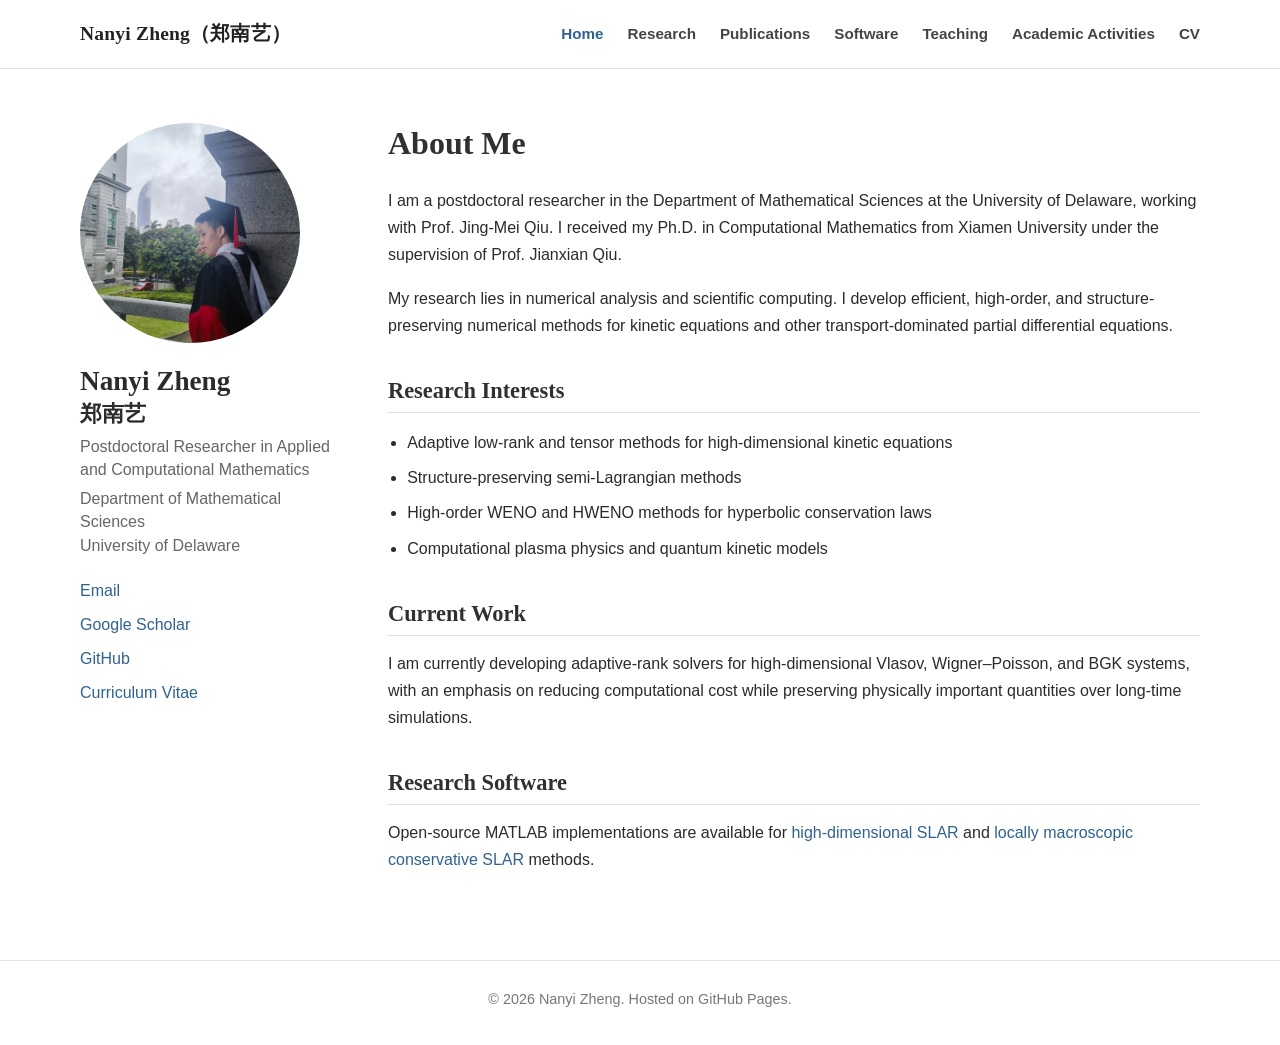
<file: index.html>
<!doctype html>
<html lang="en">
<head>
  <meta charset="utf-8">
  <meta name="viewport" content="width=device-width, initial-scale=1">
  <meta name="description" content="Nanyi Zheng — numerical analysis, scientific computing, kinetic equations, and adaptive low-rank tensor methods.">
  <title>Nanyi Zheng | Applied and Computational Mathematics</title>
  <link rel="stylesheet" href="assets/css/style.css">
</head>
<body>
  <header class="site-header">
    <div class="nav-wrap">
      <a class="site-name" href="index.html">Nanyi Zheng（郑南艺）</a>
      <button class="menu-button" type="button" aria-expanded="false" aria-controls="site-navigation">Menu</button>
      <nav class="site-nav" id="site-navigation" aria-label="Primary navigation">
        <a href="index.html" aria-current="page">Home</a>
        <a href="research.html">Research</a>
        <a href="publications.html">Publications</a>
        <a href="software.html">Software</a>
        <a href="teaching.html">Teaching</a>
        <a href="activities.html">Academic Activities</a>
        <a href="files/CV_Nanyi_Zheng.pdf">CV</a>
      </nav>
    </div>
  </header>

  <div class="page-shell">
    <aside class="profile">
      <img class="profile-photo" src="assets/images/nanyi-zheng.jpg" alt="Portrait of Nanyi Zheng">
      <h1>
        Nanyi Zheng
        <span class="name-cn" lang="zh-CN">郑南艺</span>
      </h1>
      <p class="profile-role">Postdoctoral Researcher in Applied and Computational Mathematics</p>
      <p class="profile-affiliation">Department of Mathematical Sciences<br>University of Delaware</p>
      <ul class="profile-links">
        <li><a href="mailto:nyzheng@udel.edu">Email</a></li>
        <li><a href="https://scholar.google.com/citations?hl=en&amp;user=1RE5OWYAAAAJ">Google Scholar</a></li>
        <li><a href="https://github.com/Nanyheng">GitHub</a></li>
        <li><a href="files/CV_Nanyi_Zheng.pdf">Curriculum Vitae</a></li>
      </ul>
    </aside>

    <main>
      <h1>About Me</h1>
      <p>I am a postdoctoral researcher in the Department of Mathematical Sciences at the University of Delaware, working with Prof. Jing-Mei Qiu. I received my Ph.D. in Computational Mathematics from Xiamen University under the supervision of Prof. Jianxian Qiu.</p>

      <p>My research lies in numerical analysis and scientific computing. I develop efficient, high-order, and structure-preserving numerical methods for kinetic equations and other transport-dominated partial differential equations.</p>

      <h2>Research Interests</h2>
      <ul class="research-list">
        <li>Adaptive low-rank and tensor methods for high-dimensional kinetic equations</li>
        <li>Structure-preserving semi-Lagrangian methods</li>
        <li>High-order WENO and HWENO methods for hyperbolic conservation laws</li>
        <li>Computational plasma physics and quantum kinetic models</li>
      </ul>

      <h2>Current Work</h2>
      <p>I am currently developing adaptive-rank solvers for high-dimensional Vlasov, Wigner–Poisson, and BGK systems, with an emphasis on reducing computational cost while preserving physically important quantities over long-time simulations.</p>

      <h2>Research Software</h2>
      <p>Open-source MATLAB implementations are available for <a href="https://github.com/Nanyheng/highD_SLAR">high-dimensional SLAR</a> and <a href="https://github.com/Nanyheng/LoMaC_SLAR">locally macroscopic conservative SLAR</a> methods.</p>
    </main>
  </div>

  <footer class="site-footer">© 2026 Nanyi Zheng. Hosted on GitHub Pages.</footer>
  <script src="assets/js/site.js"></script>
</body>
</html>
</file>
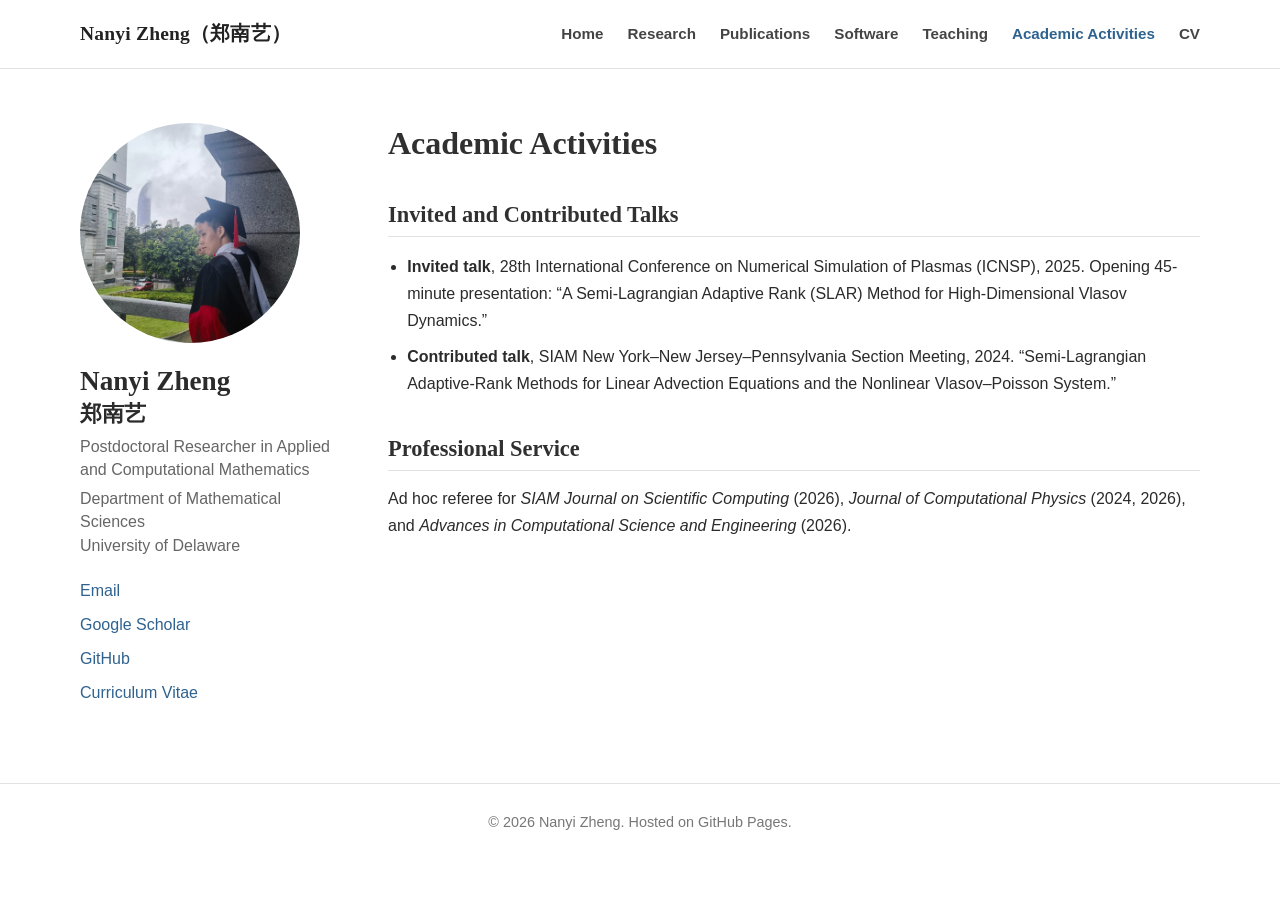
<file: activities.html>
<!doctype html>
<html lang="en">
<head>
  <meta charset="utf-8"><meta name="viewport" content="width=device-width, initial-scale=1">
  <meta name="description" content="Academic talks and professional service by Nanyi Zheng.">
  <title>Academic Activities | Nanyi Zheng</title>
  <link rel="stylesheet" href="assets/css/style.css">
</head>
<body>
  <header class="site-header"><div class="nav-wrap">
    <a class="site-name" href="index.html">Nanyi Zheng（郑南艺）</a>
    <button class="menu-button" type="button" aria-expanded="false" aria-controls="site-navigation">Menu</button>
    <nav class="site-nav" id="site-navigation" aria-label="Primary navigation">
      <a href="index.html">Home</a><a href="research.html">Research</a><a href="publications.html">Publications</a><a href="software.html">Software</a><a href="teaching.html">Teaching</a><a href="activities.html" aria-current="page">Academic Activities</a><a href="files/CV_Nanyi_Zheng.pdf">CV</a>
    </nav>
  </div></header>
  <div class="page-shell">
    <aside class="profile">
      <img class="profile-photo" src="assets/images/nanyi-zheng.jpg" alt="Portrait of Nanyi Zheng">
      <h1>
        Nanyi Zheng
        <span class="name-cn" lang="zh-CN">郑南艺</span>
      </h1><p class="profile-role">Postdoctoral Researcher in Applied and Computational Mathematics</p><p class="profile-affiliation">Department of Mathematical Sciences<br>University of Delaware</p>
      <ul class="profile-links"><li><a href="mailto:nyzheng@udel.edu">Email</a></li><li><a href="https://scholar.google.com/citations?hl=en&amp;user=1RE5OWYAAAAJ">Google Scholar</a></li><li><a href="https://github.com/Nanyheng">GitHub</a></li><li><a href="files/CV_Nanyi_Zheng.pdf">Curriculum Vitae</a></li></ul>
    </aside>
    <main>
      <h1>Academic Activities</h1>

      <h2>Invited and Contributed Talks</h2>
      <ul class="compact-list">
        <li><strong>Invited talk</strong>, 28th International Conference on Numerical Simulation of Plasmas (ICNSP), 2025. Opening 45-minute presentation: “A Semi-Lagrangian Adaptive Rank (SLAR) Method for High-Dimensional Vlasov Dynamics.”</li>
        <li><strong>Contributed talk</strong>, SIAM New York–New Jersey–Pennsylvania Section Meeting, 2024. “Semi-Lagrangian Adaptive-Rank Methods for Linear Advection Equations and the Nonlinear Vlasov–Poisson System.”</li>
      </ul>

      <h2>Professional Service</h2>
      <p>Ad hoc referee for <em>SIAM Journal on Scientific Computing</em> (2026), <em>Journal of Computational Physics</em> (2024, 2026), and <em>Advances in Computational Science and Engineering</em> (2026).</p>
    </main>
  </div>
  <footer class="site-footer">© 2026 Nanyi Zheng. Hosted on GitHub Pages.</footer><script src="assets/js/site.js"></script>
</body>
</html>
</file>
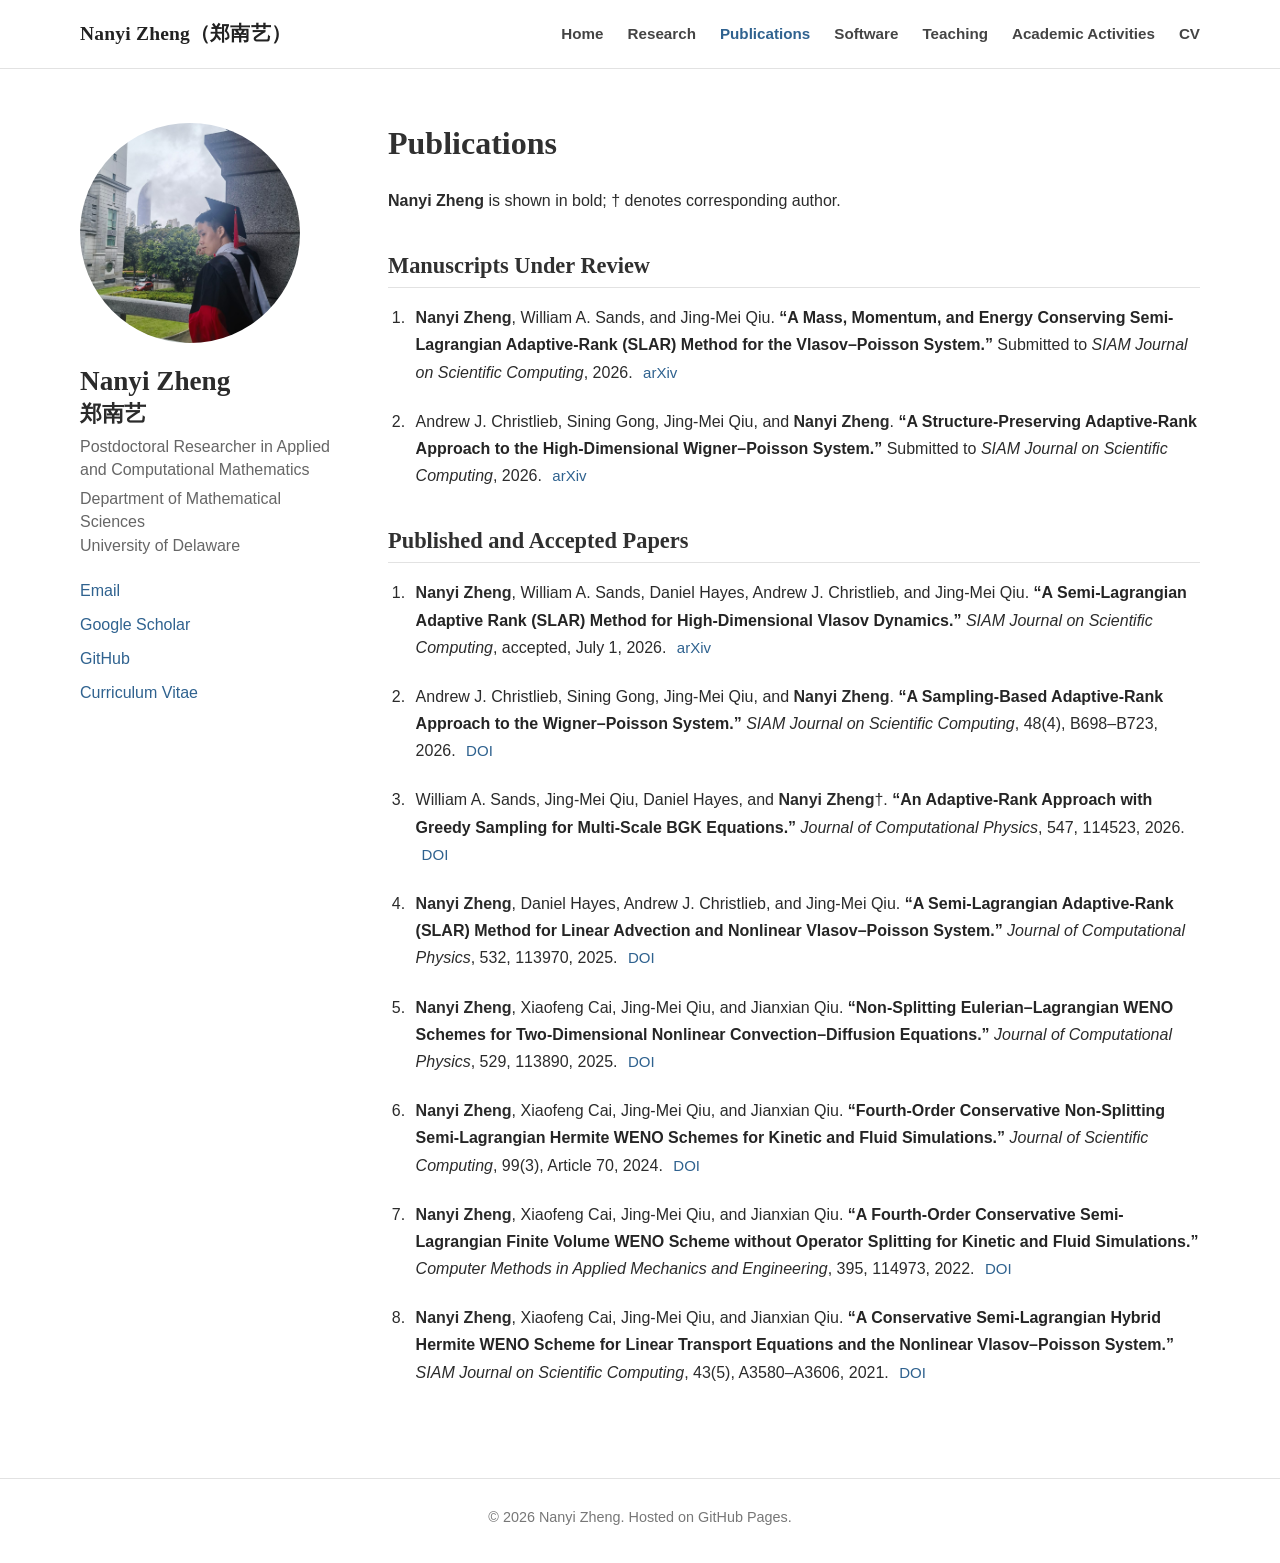
<file: publications.html>
<!doctype html>
<html lang="en">
<head>
  <meta charset="utf-8"><meta name="viewport" content="width=device-width, initial-scale=1">
  <meta name="description" content="Publications and manuscripts by Nanyi Zheng.">
  <title>Publications | Nanyi Zheng</title>
  <link rel="stylesheet" href="assets/css/style.css">
</head>
<body>
  <header class="site-header"><div class="nav-wrap">
    <a class="site-name" href="index.html">Nanyi Zheng（郑南艺）</a>
    <button class="menu-button" type="button" aria-expanded="false" aria-controls="site-navigation">Menu</button>
    <nav class="site-nav" id="site-navigation" aria-label="Primary navigation">
      <a href="index.html">Home</a><a href="research.html">Research</a><a href="publications.html" aria-current="page">Publications</a><a href="software.html">Software</a><a href="teaching.html">Teaching</a><a href="activities.html">Academic Activities</a><a href="files/CV_Nanyi_Zheng.pdf">CV</a>
    </nav>
  </div></header>
  <div class="page-shell">
    <aside class="profile">
      <img class="profile-photo" src="assets/images/nanyi-zheng.jpg" alt="Portrait of Nanyi Zheng">
      <h1>
        Nanyi Zheng
        <span class="name-cn" lang="zh-CN">郑南艺</span>
      </h1><p class="profile-role">Postdoctoral Researcher in Applied and Computational Mathematics</p><p class="profile-affiliation">Department of Mathematical Sciences<br>University of Delaware</p>
      <ul class="profile-links"><li><a href="mailto:nyzheng@udel.edu">Email</a></li><li><a href="https://scholar.google.com/citations?hl=en&amp;user=1RE5OWYAAAAJ">Google Scholar</a></li><li><a href="https://github.com/Nanyheng">GitHub</a></li><li><a href="files/CV_Nanyi_Zheng.pdf">Curriculum Vitae</a></li></ul>
    </aside>
    <main>
      <h1>Publications</h1>
      <p><span class="author-me">Nanyi Zheng</span> is shown in bold; † denotes corresponding author.</p>

      <h2>Manuscripts Under Review</h2>
      <ol class="publication-list">
        <li><span class="author-me">Nanyi Zheng</span>, William A. Sands, and Jing-Mei Qiu. <span class="paper-title">“A Mass, Momentum, and Energy Conserving Semi-Lagrangian Adaptive-Rank (SLAR) Method for the Vlasov–Poisson System.”</span> Submitted to <span class="venue">SIAM Journal on Scientific Computing</span>, 2026. <span class="paper-links"><a href="https://arxiv.org/abs/2606.29027">arXiv</a></span></li>
        <li>Andrew J. Christlieb, Sining Gong, Jing-Mei Qiu, and <span class="author-me">Nanyi Zheng</span>. <span class="paper-title">“A Structure-Preserving Adaptive-Rank Approach to the High-Dimensional Wigner–Poisson System.”</span> Submitted to <span class="venue">SIAM Journal on Scientific Computing</span>, 2026. <span class="paper-links"><a href="https://arxiv.org/abs/2606.15067">arXiv</a></span></li>
      </ol>

      <h2>Published and Accepted Papers</h2>
      <ol class="publication-list">
        <li><span class="author-me">Nanyi Zheng</span>, William A. Sands, Daniel Hayes, Andrew J. Christlieb, and Jing-Mei Qiu. <span class="paper-title">“A Semi-Lagrangian Adaptive Rank (SLAR) Method for High-Dimensional Vlasov Dynamics.”</span> <span class="venue">SIAM Journal on Scientific Computing</span>, accepted, July 1, 2026. <span class="paper-links"><a href="https://arxiv.org/abs/2510.24861">arXiv</a></span></li>
        <li>Andrew J. Christlieb, Sining Gong, Jing-Mei Qiu, and <span class="author-me">Nanyi Zheng</span>. <span class="paper-title">“A Sampling-Based Adaptive-Rank Approach to the Wigner–Poisson System.”</span> <span class="venue">SIAM Journal on Scientific Computing</span>, 48(4), B698–B723, 2026. <span class="paper-links"><a href="https://doi.org/10.1137/25M1776019">DOI</a></span></li>
        <li>William A. Sands, Jing-Mei Qiu, Daniel Hayes, and <span class="author-me">Nanyi Zheng</span>†. <span class="paper-title">“An Adaptive-Rank Approach with Greedy Sampling for Multi-Scale BGK Equations.”</span> <span class="venue">Journal of Computational Physics</span>, 547, 114523, 2026. <span class="paper-links"><a href="https://doi.org/10.1016/j.jcp.2025.114523">DOI</a></span></li>
        <li><span class="author-me">Nanyi Zheng</span>, Daniel Hayes, Andrew J. Christlieb, and Jing-Mei Qiu. <span class="paper-title">“A Semi-Lagrangian Adaptive-Rank (SLAR) Method for Linear Advection and Nonlinear Vlasov–Poisson System.”</span> <span class="venue">Journal of Computational Physics</span>, 532, 113970, 2025. <span class="paper-links"><a href="https://doi.org/10.1016/j.jcp.2025.113970">DOI</a></span></li>
        <li><span class="author-me">Nanyi Zheng</span>, Xiaofeng Cai, Jing-Mei Qiu, and Jianxian Qiu. <span class="paper-title">“Non-Splitting Eulerian–Lagrangian WENO Schemes for Two-Dimensional Nonlinear Convection–Diffusion Equations.”</span> <span class="venue">Journal of Computational Physics</span>, 529, 113890, 2025. <span class="paper-links"><a href="https://doi.org/10.1016/j.jcp.2025.113890">DOI</a></span></li>
        <li><span class="author-me">Nanyi Zheng</span>, Xiaofeng Cai, Jing-Mei Qiu, and Jianxian Qiu. <span class="paper-title">“Fourth-Order Conservative Non-Splitting Semi-Lagrangian Hermite WENO Schemes for Kinetic and Fluid Simulations.”</span> <span class="venue">Journal of Scientific Computing</span>, 99(3), Article 70, 2024. <span class="paper-links"><a href="https://doi.org/10.1007/s10915-024-02520-6">DOI</a></span></li>
        <li><span class="author-me">Nanyi Zheng</span>, Xiaofeng Cai, Jing-Mei Qiu, and Jianxian Qiu. <span class="paper-title">“A Fourth-Order Conservative Semi-Lagrangian Finite Volume WENO Scheme without Operator Splitting for Kinetic and Fluid Simulations.”</span> <span class="venue">Computer Methods in Applied Mechanics and Engineering</span>, 395, 114973, 2022. <span class="paper-links"><a href="https://doi.org/10.1016/j.cma.2022.114973">DOI</a></span></li>
        <li><span class="author-me">Nanyi Zheng</span>, Xiaofeng Cai, Jing-Mei Qiu, and Jianxian Qiu. <span class="paper-title">“A Conservative Semi-Lagrangian Hybrid Hermite WENO Scheme for Linear Transport Equations and the Nonlinear Vlasov–Poisson System.”</span> <span class="venue">SIAM Journal on Scientific Computing</span>, 43(5), A3580–A3606, 2021. <span class="paper-links"><a href="https://doi.org/10.1137/20M1363273">DOI</a></span></li>
      </ol>
    </main>
  </div>
  <footer class="site-footer">© 2026 Nanyi Zheng. Hosted on GitHub Pages.</footer><script src="assets/js/site.js"></script>
</body>
</html>
</file>
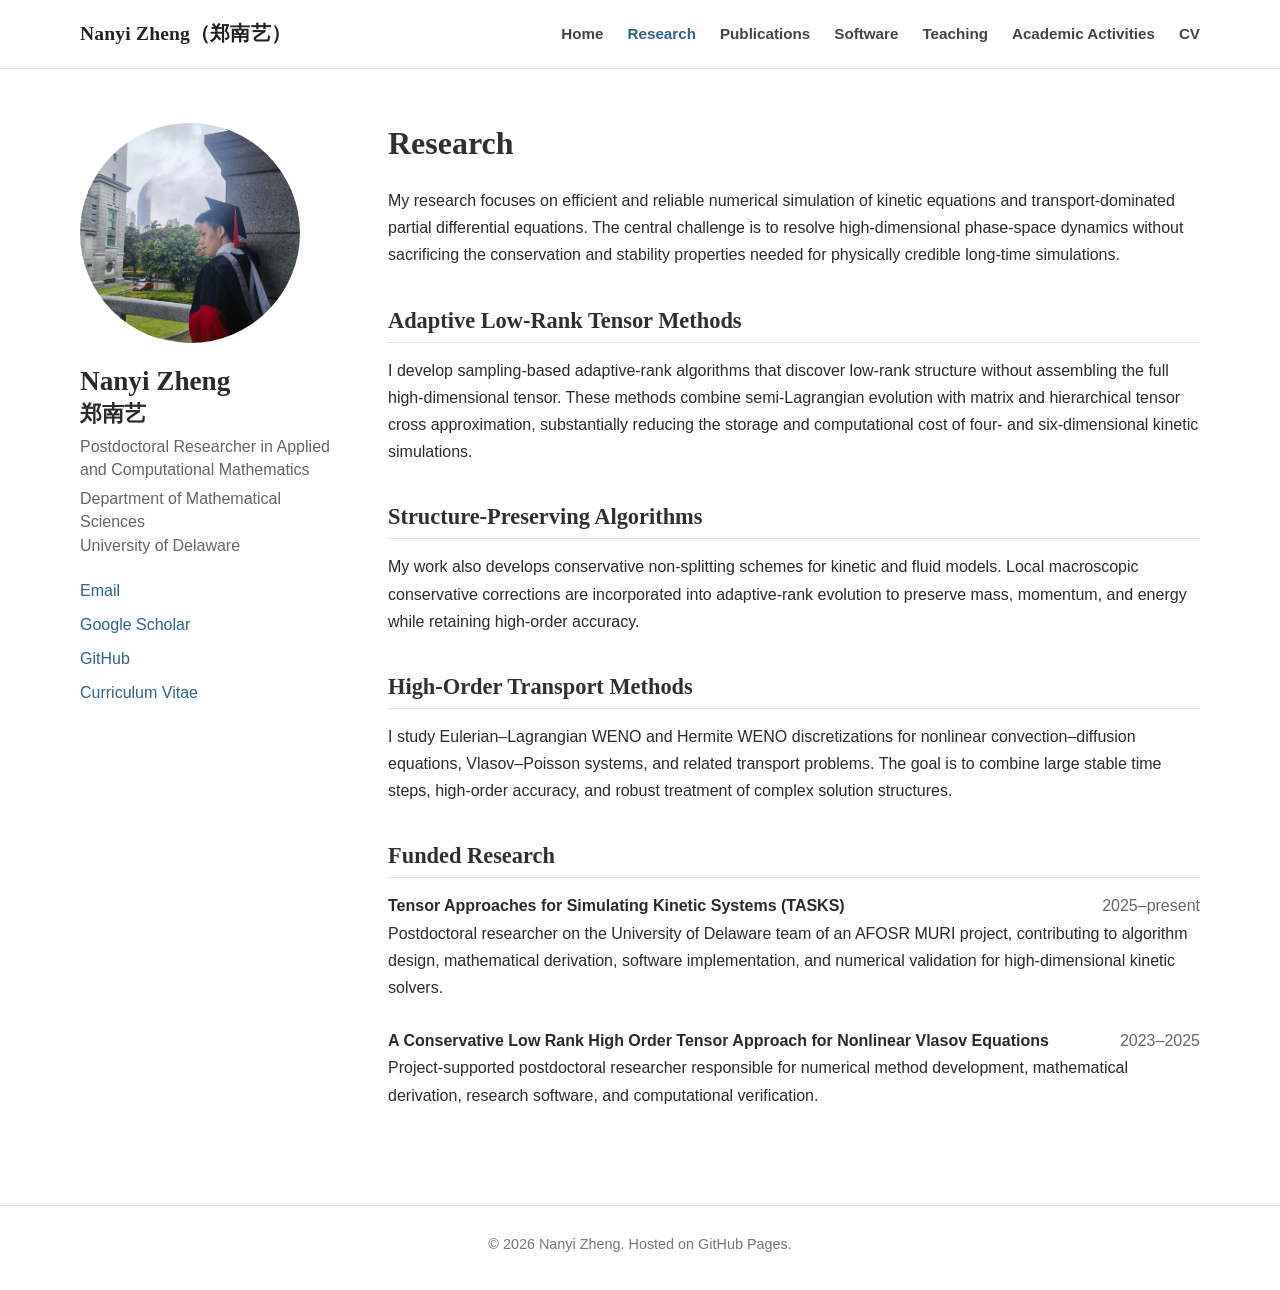
<file: research.html>
<!doctype html>
<html lang="en">
<head>
  <meta charset="utf-8"><meta name="viewport" content="width=device-width, initial-scale=1">
  <meta name="description" content="Research interests and projects of Nanyi Zheng.">
  <title>Research | Nanyi Zheng</title>
  <link rel="stylesheet" href="assets/css/style.css">
</head>
<body>
  <header class="site-header"><div class="nav-wrap">
    <a class="site-name" href="index.html">Nanyi Zheng（郑南艺）</a>
    <button class="menu-button" type="button" aria-expanded="false" aria-controls="site-navigation">Menu</button>
    <nav class="site-nav" id="site-navigation" aria-label="Primary navigation">
      <a href="index.html">Home</a><a href="research.html" aria-current="page">Research</a><a href="publications.html">Publications</a><a href="software.html">Software</a><a href="teaching.html">Teaching</a><a href="activities.html">Academic Activities</a><a href="files/CV_Nanyi_Zheng.pdf">CV</a>
    </nav>
  </div></header>
  <div class="page-shell">
    <aside class="profile">
      <img class="profile-photo" src="assets/images/nanyi-zheng.jpg" alt="Portrait of Nanyi Zheng">
      <h1>
        Nanyi Zheng
        <span class="name-cn" lang="zh-CN">郑南艺</span>
      </h1><p class="profile-role">Postdoctoral Researcher in Applied and Computational Mathematics</p><p class="profile-affiliation">Department of Mathematical Sciences<br>University of Delaware</p>
      <ul class="profile-links"><li><a href="mailto:nyzheng@udel.edu">Email</a></li><li><a href="https://scholar.google.com/citations?hl=en&amp;user=1RE5OWYAAAAJ">Google Scholar</a></li><li><a href="https://github.com/Nanyheng">GitHub</a></li><li><a href="files/CV_Nanyi_Zheng.pdf">Curriculum Vitae</a></li></ul>
    </aside>
    <main>
      <h1>Research</h1>
      <p>My research focuses on efficient and reliable numerical simulation of kinetic equations and transport-dominated partial differential equations. The central challenge is to resolve high-dimensional phase-space dynamics without sacrificing the conservation and stability properties needed for physically credible long-time simulations.</p>

      <h2>Adaptive Low-Rank Tensor Methods</h2>
      <p>I develop sampling-based adaptive-rank algorithms that discover low-rank structure without assembling the full high-dimensional tensor. These methods combine semi-Lagrangian evolution with matrix and hierarchical tensor cross approximation, substantially reducing the storage and computational cost of four- and six-dimensional kinetic simulations.</p>

      <h2>Structure-Preserving Algorithms</h2>
      <p>My work also develops conservative non-splitting schemes for kinetic and fluid models. Local macroscopic conservative corrections are incorporated into adaptive-rank evolution to preserve mass, momentum, and energy while retaining high-order accuracy.</p>

      <h2>High-Order Transport Methods</h2>
      <p>I study Eulerian–Lagrangian WENO and Hermite WENO discretizations for nonlinear convection–diffusion equations, Vlasov–Poisson systems, and related transport problems. The goal is to combine large stable time steps, high-order accuracy, and robust treatment of complex solution structures.</p>

      <h2>Funded Research</h2>
      <div class="entry"><div class="entry-head"><span class="entry-title">Tensor Approaches for Simulating Kinetic Systems (TASKS)</span><span class="entry-date">2025–present</span></div><p>Postdoctoral researcher on the University of Delaware team of an AFOSR MURI project, contributing to algorithm design, mathematical derivation, software implementation, and numerical validation for high-dimensional kinetic solvers.</p></div>
      <div class="entry"><div class="entry-head"><span class="entry-title">A Conservative Low Rank High Order Tensor Approach for Nonlinear Vlasov Equations</span><span class="entry-date">2023–2025</span></div><p>Project-supported postdoctoral researcher responsible for numerical method development, mathematical derivation, research software, and computational verification.</p></div>
    </main>
  </div>
  <footer class="site-footer">© 2026 Nanyi Zheng. Hosted on GitHub Pages.</footer><script src="assets/js/site.js"></script>
</body>
</html>
</file>
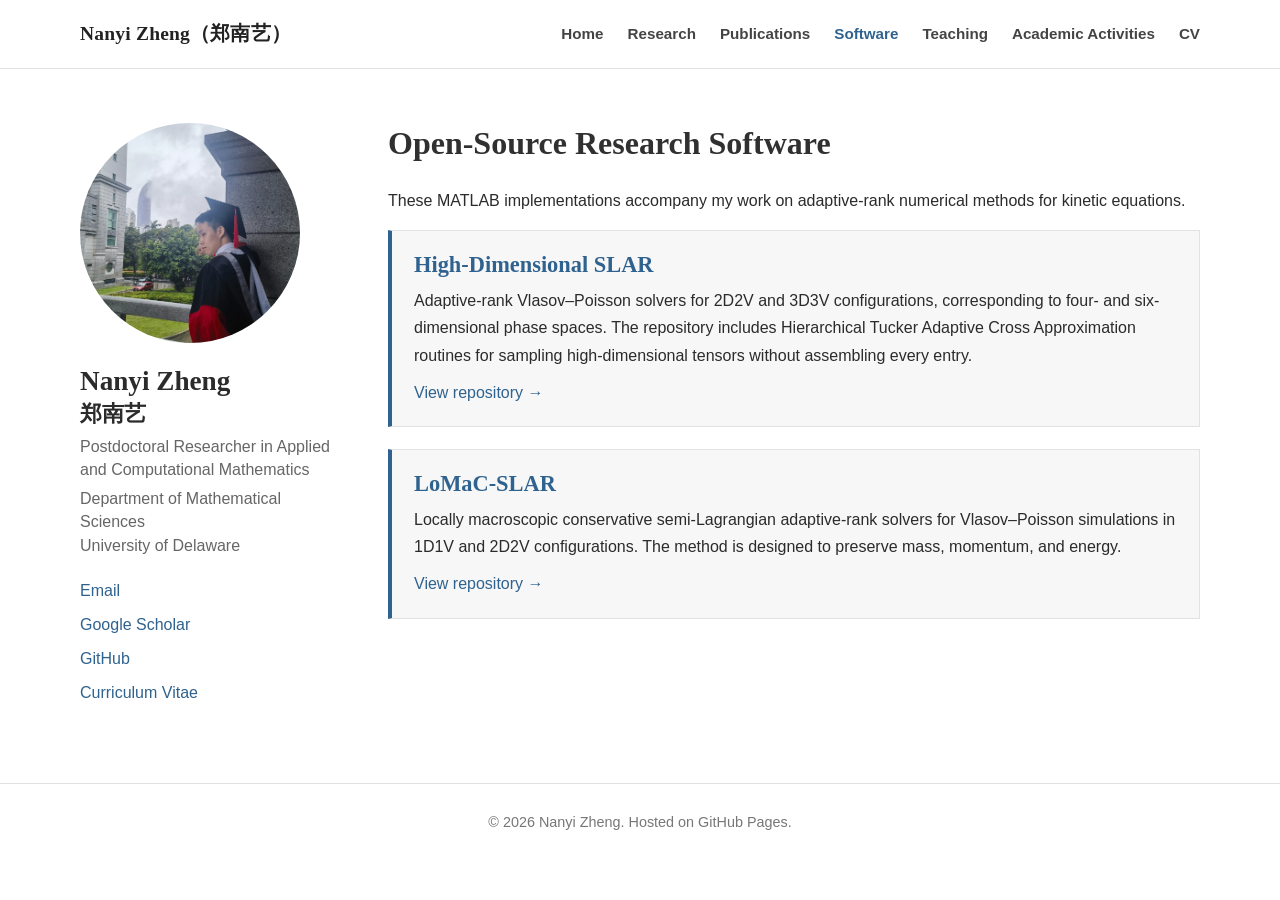
<file: software.html>
<!doctype html>
<html lang="en">
<head>
  <meta charset="utf-8"><meta name="viewport" content="width=device-width, initial-scale=1">
  <meta name="description" content="Open-source research software developed by Nanyi Zheng.">
  <title>Software | Nanyi Zheng</title>
  <link rel="stylesheet" href="assets/css/style.css">
</head>
<body>
  <header class="site-header"><div class="nav-wrap">
    <a class="site-name" href="index.html">Nanyi Zheng（郑南艺）</a>
    <button class="menu-button" type="button" aria-expanded="false" aria-controls="site-navigation">Menu</button>
    <nav class="site-nav" id="site-navigation" aria-label="Primary navigation">
      <a href="index.html">Home</a><a href="research.html">Research</a><a href="publications.html">Publications</a><a href="software.html" aria-current="page">Software</a><a href="teaching.html">Teaching</a><a href="activities.html">Academic Activities</a><a href="files/CV_Nanyi_Zheng.pdf">CV</a>
    </nav>
  </div></header>
  <div class="page-shell">
    <aside class="profile">
      <img class="profile-photo" src="assets/images/nanyi-zheng.jpg" alt="Portrait of Nanyi Zheng">
      <h1>
        Nanyi Zheng
        <span class="name-cn" lang="zh-CN">郑南艺</span>
      </h1><p class="profile-role">Postdoctoral Researcher in Applied and Computational Mathematics</p><p class="profile-affiliation">Department of Mathematical Sciences<br>University of Delaware</p>
      <ul class="profile-links"><li><a href="mailto:nyzheng@udel.edu">Email</a></li><li><a href="https://scholar.google.com/citations?hl=en&amp;user=1RE5OWYAAAAJ">Google Scholar</a></li><li><a href="https://github.com/Nanyheng">GitHub</a></li><li><a href="files/CV_Nanyi_Zheng.pdf">Curriculum Vitae</a></li></ul>
    </aside>
    <main>
      <h1>Open-Source Research Software</h1>
      <p>These MATLAB implementations accompany my work on adaptive-rank numerical methods for kinetic equations.</p>

      <article class="software-card">
        <h2><a href="https://github.com/Nanyheng/highD_SLAR">High-Dimensional SLAR</a></h2>
        <p>Adaptive-rank Vlasov–Poisson solvers for 2D2V and 3D3V configurations, corresponding to four- and six-dimensional phase spaces. The repository includes Hierarchical Tucker Adaptive Cross Approximation routines for sampling high-dimensional tensors without assembling every entry.</p>
        <a href="https://github.com/Nanyheng/highD_SLAR">View repository →</a>
      </article>

      <article class="software-card">
        <h2><a href="https://github.com/Nanyheng/LoMaC_SLAR">LoMaC-SLAR</a></h2>
        <p>Locally macroscopic conservative semi-Lagrangian adaptive-rank solvers for Vlasov–Poisson simulations in 1D1V and 2D2V configurations. The method is designed to preserve mass, momentum, and energy.</p>
        <a href="https://github.com/Nanyheng/LoMaC_SLAR">View repository →</a>
      </article>
    </main>
  </div>
  <footer class="site-footer">© 2026 Nanyi Zheng. Hosted on GitHub Pages.</footer><script src="assets/js/site.js"></script>
</body>
</html>
</file>
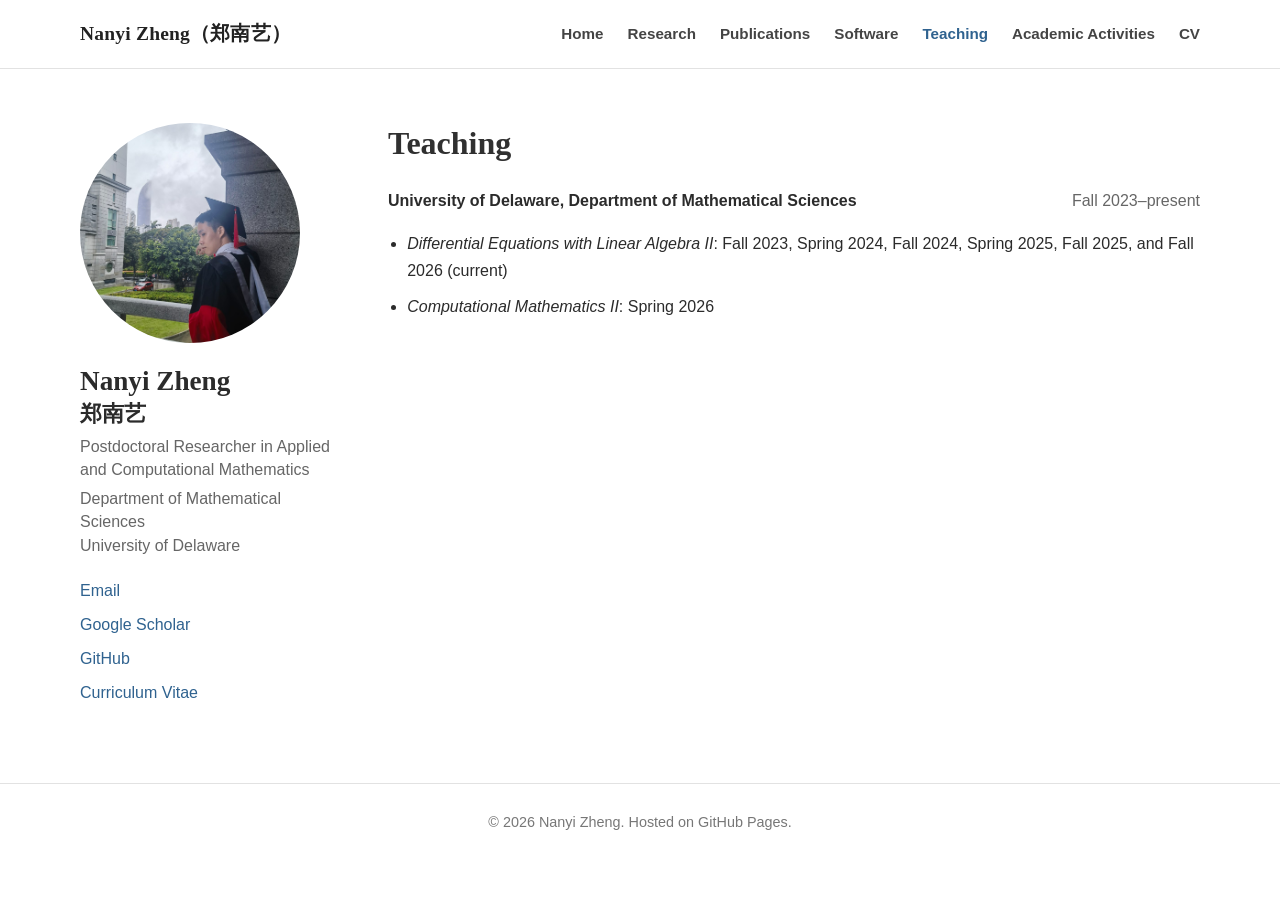
<file: teaching.html>
<!doctype html>
<html lang="en">
<head>
  <meta charset="utf-8"><meta name="viewport" content="width=device-width, initial-scale=1">
  <meta name="description" content="Teaching experience of Nanyi Zheng at the University of Delaware.">
  <title>Teaching | Nanyi Zheng</title>
  <link rel="stylesheet" href="assets/css/style.css">
</head>
<body>
  <header class="site-header"><div class="nav-wrap">
    <a class="site-name" href="index.html">Nanyi Zheng（郑南艺）</a>
    <button class="menu-button" type="button" aria-expanded="false" aria-controls="site-navigation">Menu</button>
    <nav class="site-nav" id="site-navigation" aria-label="Primary navigation">
      <a href="index.html">Home</a><a href="research.html">Research</a><a href="publications.html">Publications</a><a href="software.html">Software</a><a href="teaching.html" aria-current="page">Teaching</a><a href="activities.html">Academic Activities</a><a href="files/CV_Nanyi_Zheng.pdf">CV</a>
    </nav>
  </div></header>
  <div class="page-shell">
    <aside class="profile">
      <img class="profile-photo" src="assets/images/nanyi-zheng.jpg" alt="Portrait of Nanyi Zheng">
      <h1>
        Nanyi Zheng
        <span class="name-cn" lang="zh-CN">郑南艺</span>
      </h1><p class="profile-role">Postdoctoral Researcher in Applied and Computational Mathematics</p><p class="profile-affiliation">Department of Mathematical Sciences<br>University of Delaware</p>
      <ul class="profile-links"><li><a href="mailto:nyzheng@udel.edu">Email</a></li><li><a href="https://scholar.google.com/citations?hl=en&amp;user=1RE5OWYAAAAJ">Google Scholar</a></li><li><a href="https://github.com/Nanyheng">GitHub</a></li><li><a href="files/CV_Nanyi_Zheng.pdf">Curriculum Vitae</a></li></ul>
    </aside>
    <main>
      <h1>Teaching</h1>
      <div class="entry">
        <div class="entry-head"><span class="entry-title">University of Delaware, Department of Mathematical Sciences</span><span class="entry-date">Fall 2023–present</span></div>
        <ul class="compact-list">
          <li><em>Differential Equations with Linear Algebra II</em>: Fall 2023, Spring 2024, Fall 2024, Spring 2025, Fall 2025, and Fall 2026 (current)</li>
          <li><em>Computational Mathematics II</em>: Spring 2026</li>
        </ul>
      </div>

    </main>
  </div>
  <footer class="site-footer">© 2026 Nanyi Zheng. Hosted on GitHub Pages.</footer><script src="assets/js/site.js"></script>
</body>
</html>
</file>
<file: assets/css/style.css>
:root {
  --ink: #2b2b2b;
  --muted: #666;
  --link: #2f628f;
  --line: #e2e2e2;
  --soft: #f7f7f7;
  --page: #fff;
  --content: 1120px;
}

* { box-sizing: border-box; }

html { scroll-behavior: smooth; }

body {
  margin: 0;
  color: var(--ink);
  background: var(--page);
  font-family: -apple-system, BlinkMacSystemFont, "Segoe UI", Roboto, Helvetica, Arial, sans-serif;
  font-size: 16px;
  line-height: 1.7;
}

a { color: var(--link); text-decoration: none; }
a:hover, a:focus-visible { text-decoration: underline; }

.site-header {
  border-bottom: 1px solid var(--line);
  background: rgba(255,255,255,.96);
  position: sticky;
  top: 0;
  z-index: 10;
}

.nav-wrap {
  width: min(calc(100% - 40px), var(--content));
  min-height: 68px;
  margin: 0 auto;
  display: flex;
  align-items: center;
  justify-content: space-between;
  gap: 28px;
}

.site-name {
  color: #222;
  font-family: Georgia, "Times New Roman", serif;
  font-size: 1.22rem;
  font-weight: 700;
  letter-spacing: .01em;
  white-space: nowrap;
}

.site-nav { display: flex; align-items: center; gap: 24px; }
.site-nav a { color: #444; font-size: .95rem; font-weight: 600; }
.site-nav a[aria-current="page"] { color: var(--link); }

.page-shell {
  width: min(calc(100% - 40px), var(--content));
  margin: 54px auto 70px;
  display: grid;
  grid-template-columns: 250px minmax(0, 1fr);
  gap: 58px;
}

.profile { align-self: start; }
.profile-photo {
  width: 220px;
  height: 220px;
  display: block;
  object-fit: cover;
  object-position: 69% 48%;
  border-radius: 50%;
  filter: saturate(.92);
}

.profile h1 {
  margin: 22px 0 0;
  font-family: Georgia, "Times New Roman", serif;
  font-size: 1.7rem;
  line-height: 1.2;
}

.profile h1 .name-cn {
  display: block;
  margin-top: 3px;
  font-family: "Songti SC", "Noto Serif SC", "SimSun", serif;
  font-size: 0.8em;
  font-weight: 600;
  white-space: nowrap;
}

.profile-role { margin: 8px 0 0; color: var(--muted); line-height: 1.45; }
.profile-affiliation { margin: 6px 0 0; color: var(--muted); line-height: 1.45; }
.profile-links { list-style: none; padding: 0; margin: 20px 0 0; }
.profile-links li { margin: 7px 0; }

main { min-width: 0; }
main h1, main h2 {
  font-family: Georgia, "Times New Roman", serif;
  color: #303030;
  line-height: 1.25;
}
main h1 { margin: 0 0 24px; font-size: 2rem; }
main h2 {
  margin: 38px 0 14px;
  padding-bottom: 7px;
  border-bottom: 1px solid var(--line);
  font-size: 1.4rem;
}
main p { margin: 0 0 16px; }

.research-list, .compact-list { padding-left: 1.2rem; }
.research-list li, .compact-list li { margin: 8px 0; }

.publication-list { padding-left: 1.35rem; }
.publication-list li { margin: 0 0 22px; padding-left: 6px; }
.paper-title { font-weight: 650; color: #252525; }
.paper-links { display: inline-flex; gap: 10px; margin-left: 6px; font-size: .94rem; }
.author-me { font-weight: 700; }
.venue { font-style: italic; }

.software-card {
  margin: 0 0 22px;
  padding: 20px 22px;
  border: 1px solid var(--line);
  border-left: 4px solid var(--link);
  background: var(--soft);
}
.software-card h2 { margin: 0 0 8px; padding: 0; border: 0; }
.software-card p { margin-bottom: 10px; }

.entry { margin-bottom: 26px; }
.entry-head { display: flex; justify-content: space-between; gap: 20px; }
.entry-title { font-weight: 700; }
.entry-date { color: var(--muted); white-space: nowrap; }

.site-footer {
  border-top: 1px solid var(--line);
  color: #777;
  font-size: .9rem;
  text-align: center;
  padding: 26px 20px 34px;
}

.menu-button { display: none; }

@media (max-width: 980px) {
  .nav-wrap { min-height: 62px; align-items: flex-start; padding: 17px 0; flex-wrap: wrap; }
  .menu-button {
    display: inline-flex;
    border: 0;
    background: transparent;
    color: #333;
    font: inherit;
    font-weight: 650;
    padding: 0;
  }
  .site-nav { display: none; flex-basis: 100%; flex-direction: column; align-items: flex-start; gap: 10px; padding-top: 8px; }
  .site-nav.open { display: flex; }
  .page-shell { grid-template-columns: 1fr; gap: 38px; margin-top: 38px; }
  .profile { text-align: center; }
  .profile-photo { margin: 0 auto; width: 190px; height: 190px; }
  .profile-links { display: flex; justify-content: center; flex-wrap: wrap; gap: 5px 18px; }
  .entry-head { display: block; }
}

@media print {
  .site-header, .site-footer { display: none; }
  .page-shell { width: 100%; margin: 0; }
}
</file>
